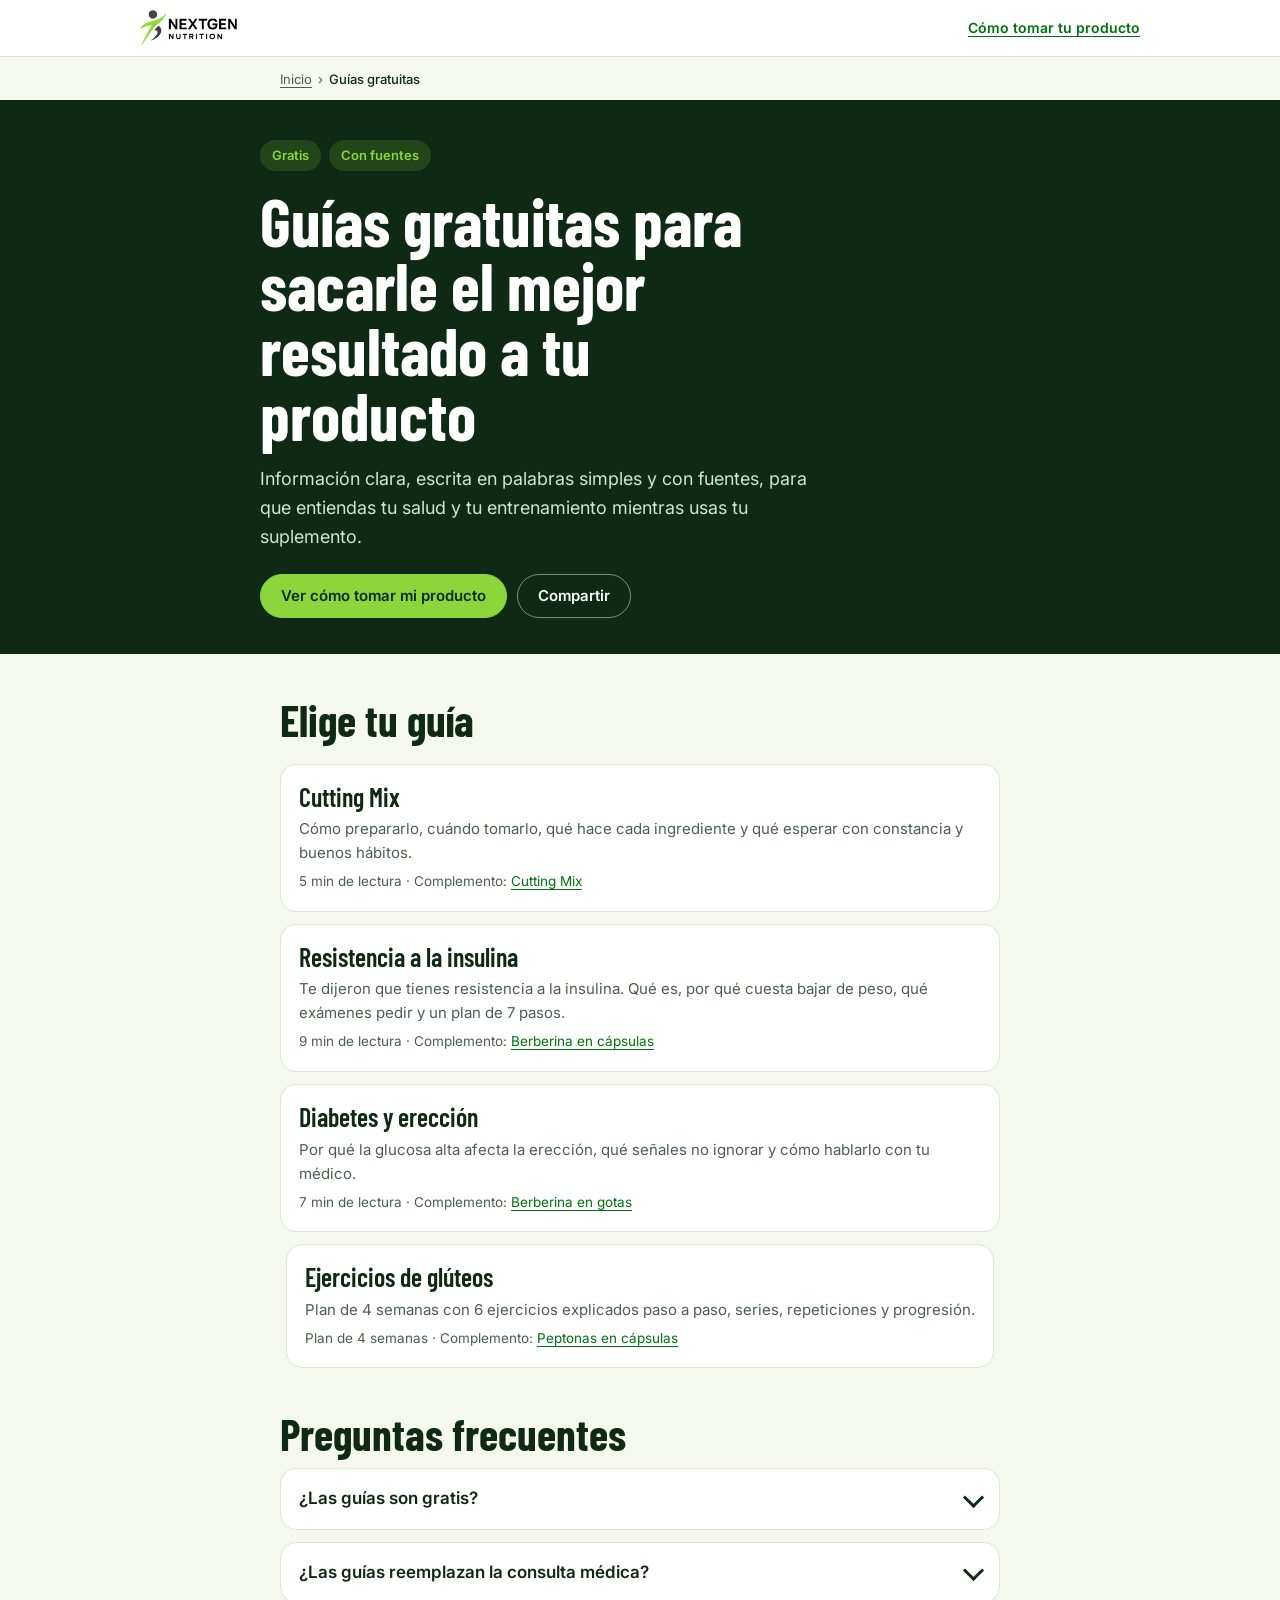
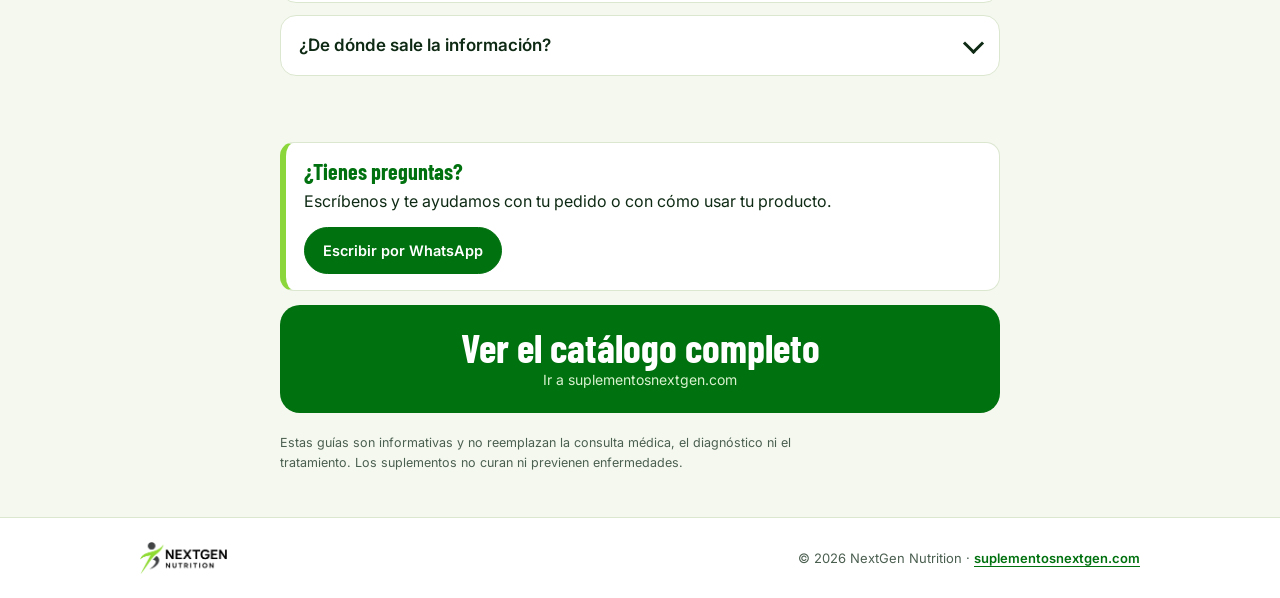
<file: guias/index.html>
<!doctype html>
<html lang="es-CO">
<head>
<meta charset="utf-8">
<meta name="viewport" content="width=device-width, initial-scale=1">
<title>Guías gratuitas de salud y entrenamiento | NextGen</title>
<meta name="description" content="Guías gratuitas de NextGen Nutrition: Cutting Mix, resistencia a la insulina, diabetes y erección, y ejercicios de glúteos. Informativas y con fuentes.">
<meta name="robots" content="index,follow,max-image-preview:large">
<meta name="theme-color" content="#0E2A14">
<link rel="canonical" href="https://como-tomar.suplementosnextgen.com/guias/">
<meta property="og:type" content="website">
<meta property="og:site_name" content="NextGen Nutrition">
<meta property="og:locale" content="es_CO">
<meta property="og:title" content="Guías gratuitas para sacarle el mejor resultado a tu producto">
<meta property="og:description" content="Resistencia a la insulina, diabetes y erección, y ejercicios de glúteos. Gratis y con fuentes.">
<meta property="og:url" content="https://como-tomar.suplementosnextgen.com/guias/">
<meta property="og:image" content="https://como-tomar.suplementosnextgen.com/nextgen-nutrition-como-tomar-og.png">
<meta property="og:image:width" content="1200">
<meta property="og:image:height" content="630">
<meta property="og:image:alt" content="Logo de NextGen Nutrition">
<meta name="twitter:card" content="summary_large_image">
<link rel="preconnect" href="https://fonts.googleapis.com">
<link rel="preconnect" href="https://fonts.gstatic.com" crossorigin>
<link href="https://fonts.googleapis.com/css2?family=Barlow+Condensed:wght@500;600;700&family=Inter:wght@400;500;600&display=swap" rel="stylesheet">
<link rel="stylesheet" href="/guias/guia.css">
<script async src="https://www.googletagmanager.com/gtag/js?id=G-GEWPQXDYVS"></script>
<script>
  window.dataLayer = window.dataLayer || [];
  function gtag(){ dataLayer.push(arguments); }
  gtag('js', new Date());
  gtag('config', 'G-GEWPQXDYVS');
</script>
<link rel="icon" href="/favicon.ico" sizes="any">
<link rel="icon" type="image/png" sizes="32x32" href="/favicon-32.png">
<link rel="apple-touch-icon" href="/apple-touch-icon.png">
<script type="application/ld+json">{"@context":"https://schema.org","@type":"CollectionPage","name":"Guías gratuitas de NextGen Nutrition","description":"Guías gratuitas de NextGen Nutrition: resistencia a la insulina, diabetes y erección, y ejercicios de glúteos. Informativas y con fuentes.","url":"https://como-tomar.suplementosnextgen.com/guias/","inLanguage":"es-CO","isPartOf":{"@type":"WebSite","name":"Cómo tomar tu producto | NextGen Nutrition","url":"https://como-tomar.suplementosnextgen.com/"},"publisher":{"@type":"OnlineStore","@id":"https://suplementosnextgen.com/#organization","name":"NextGen Nutrition","url":"https://suplementosnextgen.com/","logo":"https://como-tomar.suplementosnextgen.com/nextgen-nutrition-logo.png","areaServed":{"@type":"Country","name":"Colombia"},"contactPoint":{"@type":"ContactPoint","contactType":"customer service","telephone":"+573154115877","availableLanguage":"es","url":"https://wa.me/573154115877"}},"mainEntity":{"@type":"ItemList","itemListElement":[{"@type":"ListItem","position":1,"name":"Resistencia a la insulina","url":"https://como-tomar.suplementosnextgen.com/guias/resistencia-insulina/"},{"@type":"ListItem","position":2,"name":"Diabetes y erección","url":"https://como-tomar.suplementosnextgen.com/guias/diabetes-ereccion/"},{"@type":"ListItem","position":3,"name":"Ejercicios de glúteos","url":"https://como-tomar.suplementosnextgen.com/guias/ejercicios-gluteos/"}]}}</script>
<script type="application/ld+json">{"@context":"https://schema.org","@type":"FAQPage","inLanguage":"es-CO","mainEntity":[{"@type":"Question","name":"¿Las guías son gratis?","acceptedAnswer":{"@type":"Answer","text":"Sí. Son gratuitas y las puedes leer sin registrarte ni dejar tus datos."}},{"@type":"Question","name":"¿Las guías reemplazan la consulta médica?","acceptedAnswer":{"@type":"Answer","text":"No. Son informativas. Para diagnóstico, tratamiento o dudas sobre tu salud, consulta siempre con tu médico."}},{"@type":"Question","name":"¿De dónde sale la información?","acceptedAnswer":{"@type":"Answer","text":"Cada guía cita sus fuentes al final, entre ellas el NIDDK, revisiones científicas publicadas y guías de entrenamiento de fuerza."}}]}</script>
<script type="application/ld+json">{"@context":"https://schema.org","@type":"BreadcrumbList","itemListElement":[{"@type":"ListItem","position":1,"name":"Inicio","item":"https://como-tomar.suplementosnextgen.com/"},{"@type":"ListItem","position":2,"name":"Guías gratuitas","item":"https://como-tomar.suplementosnextgen.com/guias/"}]}</script>
</head>
<body>

<div class="topbar">
  <div class="topbar-in">
    <a class="logo" href="https://suplementosnextgen.com/" data-evento="ir_catalogo_guia" data-loc="barra_superior" aria-label="NextGen Nutrition, ir a la tienda"><img src="/nextgen-nutrition-logo.png" alt="NextGen Nutrition" width="97" height="36"></a>
    <a class="volver" href="/" data-evento="ir_como_tomar_guia" data-loc="barra_superior">Cómo tomar tu producto</a>
  </div>
</div>

<nav class="migas" aria-label="Ruta de navegación"><a href="/">Inicio</a><span aria-hidden="true">›</span><span aria-current="page">Guías gratuitas</span></nav>

<header class="hero">
  <div class="hero-in">
    <div class="tags"><span class="tag">Gratis</span><span class="tag">Con fuentes</span></div>
    <h1>Guías gratuitas para sacarle el mejor resultado a tu producto</h1>
    <p>Información clara, escrita en palabras simples y con fuentes, para que entiendas tu salud y tu entrenamiento mientras usas tu suplemento.</p>
    <div class="hero-acts">
      <a class="hbtn" href="/" data-evento="ir_como_tomar_guia" data-loc="hero_cta">Ver cómo tomar mi producto</a>
      <button class="hbtn ghost" type="button" data-compartir="hero">Compartir</button>
    </div>
  </div>
</header>

<article>
  <section class="parte">
    <h2>Elige tu guía</h2>
    <div class="tarjetas" style="grid-template-columns:1fr">
      <article class="tarjeta guia-card">
        <h3><a href="/guias/cutting-mix/" data-evento="ir_guia_indice" data-loc="tarjeta">Cutting Mix</a></h3>
        <span>Cómo prepararlo, cuándo tomarlo, qué hace cada ingrediente y qué esperar con constancia y buenos hábitos.</span>
        <span class="meta">5 min de lectura · Complemento: <a href="/#cutting-mix" data-evento="ir_producto_guia" data-loc="indice">Cutting Mix</a></span>
      </article>
      <article class="tarjeta guia-card">
        <h3><a href="/guias/resistencia-insulina/" data-evento="ir_guia_indice" data-loc="tarjeta">Resistencia a la insulina</a></h3>
        <span>Te dijeron que tienes resistencia a la insulina. Qué es, por qué cuesta bajar de peso, qué exámenes pedir y un plan de 7 pasos.</span>
        <span class="meta">9 min de lectura · Complemento: <a href="/#berberina-capsulas" data-evento="ir_producto_guia" data-loc="indice">Berberina en cápsulas</a></span>
      </article>
      <article class="tarjeta guia-card">
        <h3><a href="/guias/diabetes-ereccion/" data-evento="ir_guia_indice" data-loc="tarjeta">Diabetes y erección</a></h3>
        <span>Por qué la glucosa alta afecta la erección, qué señales no ignorar y cómo hablarlo con tu médico.</span>
        <span class="meta">7 min de lectura · Complemento: <a href="/#berberina-gotas" data-evento="ir_producto_guia" data-loc="indice">Berberina en gotas</a></span>
      </article>
      <article class="tarjeta guia-card">
        <h3><a href="/guias/ejercicios-gluteos/" data-evento="ir_guia_indice" data-loc="tarjeta">Ejercicios de glúteos</a></h3>
        <span>Plan de 4 semanas con 6 ejercicios explicados paso a paso, series, repeticiones y progresión.</span>
        <span class="meta">Plan de 4 semanas · Complemento: <a href="/#peptonas-capsulas" data-evento="ir_producto_guia" data-loc="indice">Peptonas en cápsulas</a></span>
      </article>
    </div>
  </section>

  <section class="parte" id="preguntas">
    <h2>Preguntas frecuentes</h2>
    <details>
      <summary>¿Las guías son gratis?</summary>
      <div class="detalle"><p>Sí. Son gratuitas y las puedes leer sin registrarte ni dejar tus datos.</p></div>
    </details>
    <details>
      <summary>¿Las guías reemplazan la consulta médica?</summary>
      <div class="detalle"><p>No. Son informativas. Para diagnóstico, tratamiento o dudas sobre tu salud, consulta siempre con tu médico.</p></div>
    </details>
    <details>
      <summary>¿De dónde sale la información?</summary>
      <div class="detalle"><p>Cada guía cita sus fuentes al final, entre ellas el NIDDK, revisiones científicas publicadas y guías de entrenamiento de fuerza.</p></div>
    </details>
  </section>
</article>

<div id="fin"></div>

<section class="cierre">
  <div class="callout">
    <b>¿Tienes preguntas?</b>
    <p>Escríbenos y te ayudamos con tu pedido o con cómo usar tu producto.</p>
    <div class="botones"><a class="btn lleno" id="wa" href="#" target="_blank" rel="noopener" data-evento="whatsapp_guia" data-loc="cierre">Escribir por WhatsApp</a></div>
  </div>
  <a class="cta-big" href="https://suplementosnextgen.com/" data-evento="ir_catalogo_guia" data-loc="boton_grande" style="margin-top:14px">
    <b>Ver el catálogo completo</b>
    <span>Ir a suplementosnextgen.com</span>
  </a>
  <p class="legal">Estas guías son informativas y no reemplazan la consulta médica, el diagnóstico ni el tratamiento. Los suplementos no curan ni previenen enfermedades.</p>
</section>

<footer class="site-foot">
  <div class="site-foot-in">
    <a class="logo" href="https://suplementosnextgen.com/" data-evento="ir_catalogo_guia" data-loc="footer" aria-label="NextGen Nutrition, ir a la tienda"><img src="/nextgen-nutrition-logo.png" alt="NextGen Nutrition" width="86" height="32" loading="lazy"></a>
    <p>© 2026 NextGen Nutrition · <a class="shop" href="https://suplementosnextgen.com/" data-evento="ir_catalogo_guia" data-loc="footer">suplementosnextgen.com</a></p>
  </div>
</footer>

<div class="fijo" id="fijo">
  <a class="f1" href="/" data-evento="ir_como_tomar_guia" data-loc="cta_fijo_movil">Cómo tomar mi producto</a>
  <a class="f2" id="waFijo" href="#" target="_blank" rel="noopener" data-evento="whatsapp_guia" data-loc="cta_fijo_movil" aria-label="Escribir por WhatsApp">WhatsApp</a>
</div>

<script>
(function(){
  var PAGINA = 'guias_indice';
  var WA = 'https://wa.me/573154115877?text=' + encodeURIComponent('Hola, vi las guías gratuitas y tengo una pregunta.');
  function track(n,p){ try{ if(window.gtag){ p=p||{}; p.pagina=PAGINA; gtag('event',n,p); } }catch(e){} }
  ['wa','waFijo'].forEach(function(id){ var a=document.getElementById(id); if(a) a.href=WA; });
  document.addEventListener('click', function(e){
    var a = e.target.closest && e.target.closest('a[data-evento]');
    if(a){ track(a.getAttribute('data-evento'), {ubicacion: a.getAttribute('data-loc') || 'otro'}); }
    var b = e.target.closest && e.target.closest('[data-compartir]');
    if(!b) return;
    var url = location.origin + location.pathname, texto = document.title;
    if(navigator.share){
      navigator.share({title: texto, url: url}).then(function(){ track('compartir_guia', {ubicacion: b.getAttribute('data-compartir'), metodo: 'nativo'}); }).catch(function(){});
    } else {
      window.open('https://wa.me/?text=' + encodeURIComponent(texto + ' ' + url), '_blank', 'noopener');
      track('compartir_guia', {ubicacion: b.getAttribute('data-compartir'), metodo: 'whatsapp'});
    }
  });
  var fijo = document.getElementById('fijo'), cierre = document.querySelector('.cierre');
  if(fijo && cierre && 'IntersectionObserver' in window){
    new IntersectionObserver(function(en){ en.forEach(function(x){ fijo.classList.toggle('oculto', x.isIntersecting); }); }, {threshold: 0.15}).observe(cierre);
  }
})();
</script>
</body>
</html>
</file>
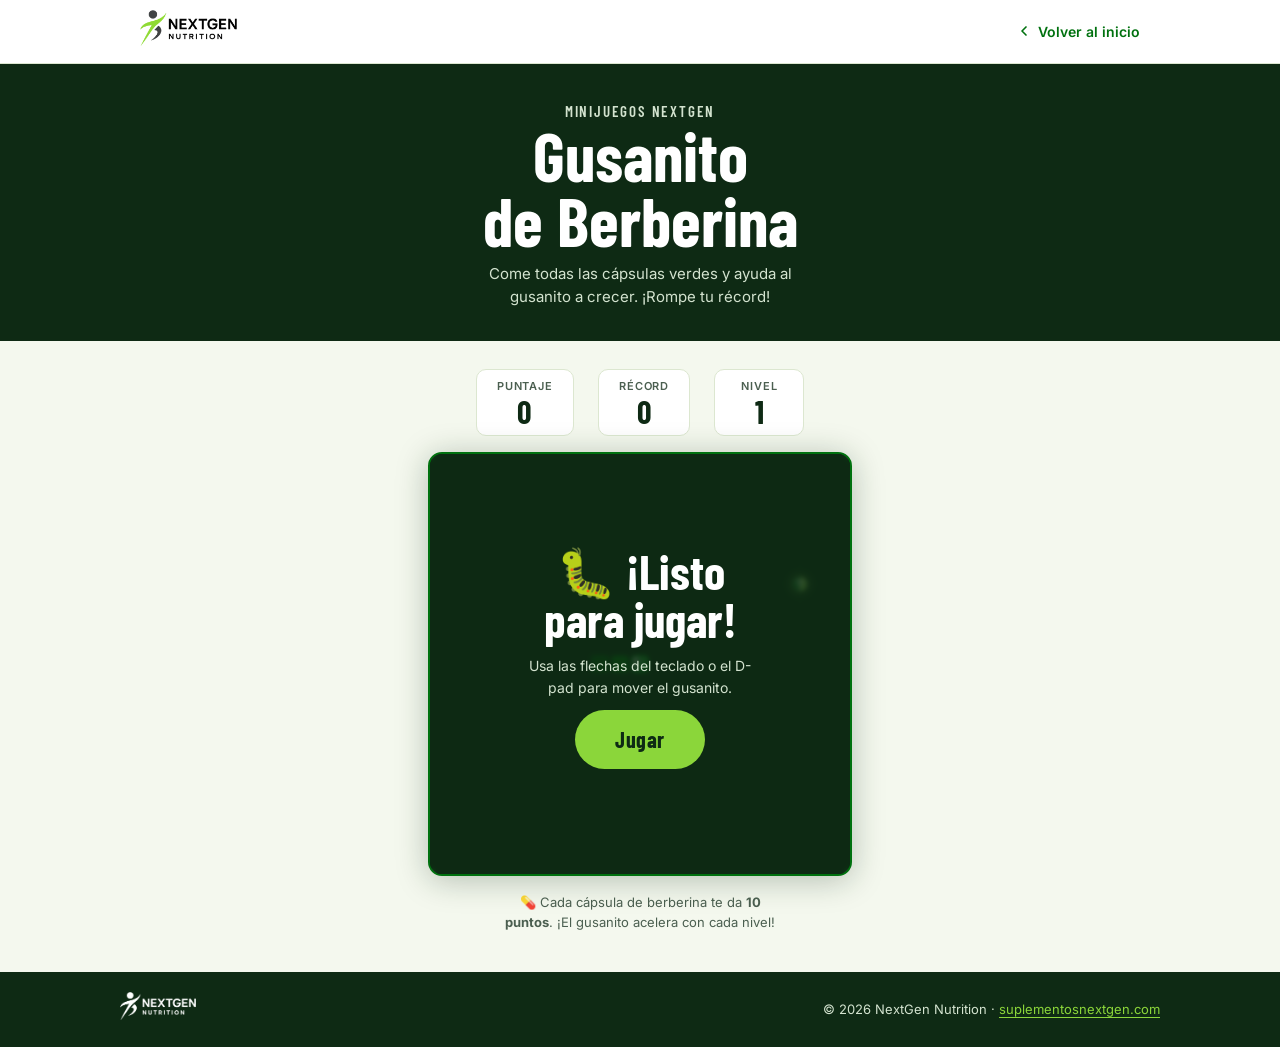
<file: juegos/index.html>
<!doctype html>
<html lang="es-CO">
<head>
<meta charset="utf-8">
<meta name="viewport" content="width=device-width, initial-scale=1">
<title>Minijuegos NextGen · Come cápsulas de berberina</title>
<meta name="description" content="Juega el gusanito de berberina NextGen. ¡Come todas las cápsulas verdes y rompe tu récord!">
<meta name="theme-color" content="#0E2A14">
<meta name="robots" content="index,follow">
<link rel="canonical" href="https://como-tomar.suplementosnextgen.com/juegos/">
<meta property="og:type" content="website">
<meta property="og:site_name" content="NextGen Nutrition">
<meta property="og:locale" content="es_CO">
<meta property="og:title" content="Gusanito de Berberina · NextGen">
<meta property="og:description" content="¡Come todas las cápsulas verdes de berberina y rompe tu récord!">
<meta property="og:url" content="https://como-tomar.suplementosnextgen.com/juegos/">
<meta property="og:image" content="https://como-tomar.suplementosnextgen.com/nextgen-nutrition-como-tomar-og.png">
<meta name="twitter:card" content="summary_large_image">
<link rel="preconnect" href="https://fonts.googleapis.com">
<link rel="preconnect" href="https://fonts.gstatic.com" crossorigin>
<link href="https://fonts.googleapis.com/css2?family=Barlow+Condensed:wght@500;600;700&family=Inter:wght@400;500;600&display=swap" rel="stylesheet">
<link rel="icon" href="/favicon.ico" sizes="any">
<link rel="icon" type="image/png" sizes="32x32" href="/favicon-32.png">
<link rel="apple-touch-icon" href="/apple-touch-icon.png">
<!-- Google Analytics -->
<script async src="https://www.googletagmanager.com/gtag/js?id=G-GEWPQXDYVS"></script>
<script>window.dataLayer=window.dataLayer||[];function gtag(){dataLayer.push(arguments);}gtag('js',new Date());gtag('config','G-GEWPQXDYVS');</script>
<style>
:root{
  --green:#009B17;
  --green-deep:#00710F;
  --lime:#8BD63A;
  --ink:#0E2A14;
  --paper:#F4F8EE;
  --card:#FFFFFF;
  --line:#DCE7D0;
  --muted:#4B5F50;
  --display:'Barlow Condensed','Arial Narrow',sans-serif;
  --body:'Inter',system-ui,-apple-system,'Segoe UI',Arial,sans-serif;
}
*{box-sizing:border-box;margin:0;padding:0}
html{scroll-behavior:smooth}
body{font-family:var(--body);background:var(--paper);color:var(--ink);line-height:1.55;-webkit-font-smoothing:antialiased;min-height:100dvh;display:flex;flex-direction:column}
a{color:inherit}
button{font:inherit;color:inherit;background:none;border:0;cursor:pointer}
:focus-visible{outline:3px solid var(--lime);outline-offset:2px}

/* Topbar */
.topbar{background:#fff;border-bottom:1px solid var(--line)}
.topbar-in{max-width:1040px;margin:0 auto;padding:10px 20px;display:flex;align-items:center;justify-content:space-between;gap:16px}
.logo img{height:36px;width:auto}
.topbar .back{font-size:14px;font-weight:600;color:var(--green-deep);text-decoration:none;display:flex;align-items:center;gap:6px}
.topbar .back svg{width:16px;height:16px;stroke:currentColor;stroke-width:2.5;fill:none;stroke-linecap:round;stroke-linejoin:round}

/* Hero */
.hero{background:var(--ink);color:#fff;padding:36px 20px 32px;text-align:center}
.hero-in{max-width:640px;margin:0 auto}
.label{font-family:var(--display);font-weight:600;font-size:13px;letter-spacing:.12em;text-transform:uppercase;color:var(--lime);margin-bottom:8px}
.hero h1{font-family:var(--display);font-weight:700;font-size:clamp(36px,9vw,68px);line-height:.95;margin-bottom:10px}
.hero p{color:#D3E3CF;font-size:15px;max-width:38ch;margin:0 auto}

/* Game area */
.game-wrap{flex:1;display:flex;flex-direction:column;align-items:center;padding:28px 16px 40px;gap:16px}

.scoreboard{display:flex;gap:24px;align-items:center;justify-content:center;flex-wrap:wrap}
.score-box{background:var(--card);border:1.5px solid var(--line);border-radius:10px;padding:8px 20px;text-align:center;min-width:90px}
.score-box .label-s{font-size:11px;font-weight:600;letter-spacing:.08em;text-transform:uppercase;color:var(--muted)}
.score-box .num{font-family:var(--display);font-size:32px;font-weight:700;color:var(--ink);line-height:1}

/* Canvas container */
.canvas-box{position:relative;background:var(--ink);border-radius:14px;overflow:hidden;box-shadow:0 4px 32px rgba(14,42,20,.28);border:2px solid var(--green-deep)}
canvas{display:block;image-rendering:pixelated}

/* Overlay (start / game over) */
.overlay{position:absolute;inset:0;display:flex;flex-direction:column;align-items:center;justify-content:center;gap:12px;background:rgba(14,42,20,.82);backdrop-filter:blur(2px)}
.overlay.hidden{display:none}
.overlay h2{font-family:var(--display);font-size:clamp(28px,7vw,48px);font-weight:700;color:#fff;text-align:center;line-height:1}
.overlay p{color:#D3E3CF;font-size:14px;text-align:center;max-width:26ch}
.btn-play{background:var(--lime);color:var(--ink);font-family:var(--display);font-weight:700;font-size:22px;letter-spacing:.03em;border-radius:50px;padding:12px 40px;border:0;cursor:pointer;transition:background .15s,transform .1s}
.btn-play:hover{background:#a3f046}
.btn-play:active{transform:scale(.97)}
.hi-score-msg{color:var(--lime);font-size:13px;font-weight:600}

/* Mobile D-pad */
.dpad{display:none;grid-template-columns:repeat(3,52px);grid-template-rows:repeat(3,52px);gap:4px;justify-content:center}
.dpad button{background:var(--card);border:1.5px solid var(--line);border-radius:10px;display:flex;align-items:center;justify-content:center;font-size:22px;touch-action:manipulation;-webkit-tap-highlight-color:transparent;user-select:none}
.dpad button:active{background:var(--line)}
.dpad .d-up{grid-column:2}
.dpad .d-left{grid-column:1;grid-row:2}
.dpad .d-center{grid-column:2;grid-row:2;font-size:13px;font-weight:700;color:var(--muted)}
.dpad .d-right{grid-column:3;grid-row:2}
.dpad .d-down{grid-column:2;grid-row:3}

@media(max-width:600px){
  .dpad{display:grid}
}

/* Tip */
.tip{font-size:13px;color:var(--muted);text-align:center;max-width:34ch}

/* Footer */
.site-foot{background:var(--ink);color:#D3E3CF;padding:20px;margin-top:auto}
.site-foot-in{max-width:1040px;margin:0 auto;display:flex;align-items:center;justify-content:space-between;gap:12px;flex-wrap:wrap}
.site-foot a{color:var(--lime);text-decoration:underline;text-underline-offset:3px}
.site-foot p{font-size:13px}
.logo-f img{height:28px;width:auto;filter:brightness(0) invert(1)}
</style>
</head>
<body>

<!-- Topbar -->
<header class="topbar" role="banner">
  <div class="topbar-in">
    <a class="logo" href="/" aria-label="NextGen Nutrition, inicio">
      <img src="/nextgen-nutrition-logo.png" alt="NextGen Nutrition" width="86" height="32" loading="eager">
    </a>
    <a class="back" href="/">
      <svg viewBox="0 0 24 24" aria-hidden="true"><polyline points="15 18 9 12 15 6"/></svg>
      Volver al inicio
    </a>
  </div>
</header>

<!-- Hero -->
<section class="hero" aria-labelledby="game-title">
  <div class="hero-in">
    <p class="label">Minijuegos NextGen</p>
    <h1 id="game-title">Gusanito<br>de Berberina</h1>
    <p>Come todas las cápsulas verdes y ayuda al gusanito a crecer. ¡Rompe tu récord!</p>
  </div>
</section>

<!-- Game -->
<main class="game-wrap">

  <!-- Scoreboard -->
  <div class="scoreboard" aria-live="polite" aria-atomic="true">
    <div class="score-box">
      <div class="label-s">Puntaje</div>
      <div class="num" id="scoreDisplay">0</div>
    </div>
    <div class="score-box">
      <div class="label-s">Récord</div>
      <div class="num" id="hiDisplay">0</div>
    </div>
    <div class="score-box">
      <div class="label-s">Nivel</div>
      <div class="num" id="levelDisplay">1</div>
    </div>
  </div>

  <!-- Canvas -->
  <div class="canvas-box" id="canvasBox">
    <canvas id="gameCanvas"></canvas>

    <!-- Start overlay -->
    <div class="overlay" id="overlay">
      <h2 id="overlayTitle">🐛 ¡Listo<br>para jugar!</h2>
      <p id="overlayMsg">Usa las flechas del teclado o el D-pad para mover el gusanito.</p>
      <button class="btn-play" id="btnPlay">Jugar</button>
      <p class="hi-score-msg" id="hiScoreMsg"></p>
    </div>
  </div>

  <!-- D-pad (mobile) -->
  <div class="dpad" role="group" aria-label="Control de dirección">
    <button class="d-up" aria-label="Arriba" id="dUp">▲</button>
    <button class="d-left" aria-label="Izquierda" id="dLeft">◀</button>
    <div class="d-center">D-PAD</div>
    <button class="d-right" aria-label="Derecha" id="dRight">▶</button>
    <button class="d-down" aria-label="Abajo" id="dDown">▼</button>
  </div>

  <p class="tip">💊 Cada cápsula de berberina te da <strong>10 puntos</strong>. ¡El gusanito acelera con cada nivel!</p>

</main>

<!-- Footer -->
<footer class="site-foot">
  <div class="site-foot-in">
    <a class="logo-f" href="https://suplementosnextgen.com/" aria-label="NextGen Nutrition">
      <img src="/nextgen-nutrition-logo.png" alt="NextGen Nutrition" width="86" height="32" loading="lazy">
    </a>
    <p>© 2026 NextGen Nutrition · <a href="https://suplementosnextgen.com/">suplementosnextgen.com</a></p>
  </div>
</footer>

<script>
/* ===== CONFIG ===== */
const CELL = 20;        // px por celda
const COLS = 20;        // columnas
const ROWS = 20;        // filas
const BASE_SPEED = 150; // ms entre ticks (nivel 1)
const SPEED_STEP = 8;   // ms que se resta por nivel
const POINTS_PER_FOOD = 10;
const LEVEL_UP_EVERY = 5; // cápsulas para subir de nivel

/* ===== STATE ===== */
let snake, dir, nextDir, food, score, hiScore, level, eating, loop, running, paused;

const canvas = document.getElementById('gameCanvas');
const ctx = canvas.getContext('2d');
const overlay = document.getElementById('overlay');
const overlayTitle = document.getElementById('overlayTitle');
const overlayMsg = document.getElementById('overlayMsg');
const btnPlay = document.getElementById('btnPlay');
const scoreDisplay = document.getElementById('scoreDisplay');
const hiDisplay = document.getElementById('hiDisplay');
const levelDisplay = document.getElementById('levelDisplay');
const hiScoreMsg = document.getElementById('hiScoreMsg');

/* ===== CANVAS SIZE ===== */
function setCanvasSize(){
  const vw = window.innerWidth || document.documentElement.clientWidth || 360;
  const max = Math.min(Math.max(vw - 32, 280), 420);
  const size = Math.floor(max / CELL) * CELL;
  canvas.width = size;
  canvas.height = size;
  canvas.style.width = size + 'px';
  canvas.style.height = size + 'px';
}
setCanvasSize();

function cols(){ return Math.floor(canvas.width / CELL); }
function rows(){ return Math.floor(canvas.height / CELL); }

/* ===== HI SCORE ===== */
function loadHi(){
  try{ return parseInt(localStorage.getItem('ng_snake_hi')||'0',10)||0; }catch(e){ return 0; }
}
function saveHi(v){
  try{ localStorage.setItem('ng_snake_hi', v); }catch(e){}
}

/* ===== INIT ===== */
function init(){
  const c = cols(), r = rows();
  const mx = Math.floor(c/2), my = Math.floor(r/2);
  snake = [{x:mx,y:my},{x:mx-1,y:my},{x:mx-2,y:my}];
  dir = {x:1,y:0};
  nextDir = {x:1,y:0};
  score = 0;
  level = 1;
  eating = 0;
  running = false;
  paused = false;
  hiScore = loadHi();
  updateUI();
  spawnFood();
  draw();
}

/* ===== FOOD ===== */
function spawnFood(){
  const c = cols(), r = rows();
  let pos;
  do {
    pos = {x: Math.floor(Math.random()*c), y: Math.floor(Math.random()*r)};
  } while(snake.some(s=>s.x===pos.x&&s.y===pos.y));
  food = pos;
}

/* ===== GAME LOOP ===== */
function start(){
  if(running) return;
  running = true;
  overlay.classList.add('hidden');
  tick();
}

function tick(){
  if(!running) return;
  loop = setTimeout(tick, Math.max(60, BASE_SPEED - (level-1)*SPEED_STEP));
  update();
  draw();
}

function update(){
  dir = nextDir;
  const head = {x: snake[0].x + dir.x, y: snake[0].y + dir.y};
  const c = cols(), r = rows();

  // Wall collision
  if(head.x<0||head.x>=c||head.y<0||head.y>=r){
    gameOver(); return;
  }
  // Self collision
  if(snake.some(s=>s.x===head.x&&s.y===head.y)){
    gameOver(); return;
  }

  snake.unshift(head);

  if(head.x===food.x && head.y===food.y){
    score += POINTS_PER_FOOD;
    eating++;
    if(eating % LEVEL_UP_EVERY === 0) level++;
    if(score > hiScore){ hiScore = score; saveHi(hiScore); }
    updateUI();
    spawnFood();
  } else {
    snake.pop();
  }
}

function gameOver(){
  running = false;
  clearTimeout(loop);
  overlayTitle.textContent = '💀 Game Over';
  overlayMsg.textContent = `Comiste ${eating} cápsula${eating!==1?'s':''} de berberina.`;
  btnPlay.textContent = 'Volver a jugar';
  hiScoreMsg.textContent = score >= hiScore && score > 0 ? '🏆 ¡Nuevo récord!' : `Récord: ${hiScore} pts`;
  overlay.classList.remove('hidden');
}

/* ===== UI ===== */
function updateUI(){
  scoreDisplay.textContent = score;
  hiDisplay.textContent = hiScore;
  levelDisplay.textContent = level;
}

/* ===== DRAW ===== */
function draw(){
  if(!food || !snake || !dir) return;
  const w = canvas.width, h = canvas.height;
  const c = cols(), r = rows();

  // Background grid
  ctx.fillStyle = '#0E2A14';
  ctx.fillRect(0,0,w,h);

  // Subtle grid dots
  ctx.fillStyle = 'rgba(139,214,58,.07)';
  for(let x=0;x<c;x++) for(let y=0;y<r;y++){
    ctx.fillRect(x*CELL + CELL/2 - 1, y*CELL + CELL/2 - 1, 2, 2);
  }

  // Food — capsule shape
  drawCapsule(food.x, food.y);

  // Snake
  snake.forEach((seg, i) => drawSnakeSeg(seg, i));
}

function drawCapsule(gx, gy){
  const x = gx*CELL, y = gy*CELL, s = CELL;
  const t = Date.now() / 400;
  const pulse = 0.5 + 0.5*Math.sin(t);

  // Glow
  const grad = ctx.createRadialGradient(x+s/2,y+s/2,2,x+s/2,y+s/2,s*0.8);
  grad.addColorStop(0, `rgba(139,214,58,${0.3+0.2*pulse})`);
  grad.addColorStop(1, 'rgba(139,214,58,0)');
  ctx.fillStyle = grad;
  ctx.fillRect(x-s*0.4, y-s*0.4, s*1.8, s*1.8);

  // Capsule body
  const pad = 3;
  const cx = x+pad, cy = y+pad, cw = s-pad*2, ch = s-pad*2;
  const r = ch/2;

  ctx.save();
  ctx.beginPath();
  ctx.roundRect(cx, cy, cw, ch, r);
  ctx.clip();

  // Left half (dark green)
  ctx.fillStyle = '#00710F';
  ctx.fillRect(cx, cy, cw/2, ch);
  // Right half (lime)
  ctx.fillStyle = '#8BD63A';
  ctx.fillRect(cx+cw/2, cy, cw/2, ch);

  // Shine
  ctx.fillStyle = 'rgba(255,255,255,0.22)';
  ctx.fillRect(cx+2, cy+2, cw-4, ch*0.35);

  ctx.restore();

  // Border
  ctx.beginPath();
  ctx.roundRect(cx, cy, cw, ch, r);
  ctx.strokeStyle = 'rgba(255,255,255,0.4)';
  ctx.lineWidth = 1;
  ctx.stroke();

  // "B" label
  ctx.fillStyle = '#fff';
  ctx.font = `bold ${Math.floor(s*0.4)}px var(--display,'Arial Narrow',sans-serif`;
  ctx.textAlign = 'center';
  ctx.textBaseline = 'middle';
  ctx.fillText('B', x+s/2, y+s/2+1);
}

function drawSnakeSeg(seg, i){
  const x = seg.x*CELL+1, y = seg.y*CELL+1, s = CELL-2;
  const isHead = i===0;
  const r = isHead ? 5 : 3;

  // Color gradient from head to tail
  const t = i / Math.max(snake.length-1,1);
  const g = Math.floor(155 - t*80);
  const color = isHead ? '#009B17' : `rgb(0,${g+20},10)`;

  ctx.fillStyle = color;
  ctx.beginPath();
  ctx.roundRect(x, y, s, s, r);
  ctx.fill();

  // Head shine
  if(isHead){
    ctx.fillStyle = 'rgba(255,255,255,0.18)';
    ctx.beginPath();
    ctx.roundRect(x+2, y+2, s-4, s*0.4, 2);
    ctx.fill();

    // Eyes
    const eyeSize = 3;
    const eyeColor = '#fff';
    const eyeOff = dir.y === 0 ? {a:{x:s*.28,y:s*.28},b:{x:s*.28,y:s*.65}} : {a:{x:s*.28,y:s*.28},b:{x:s*.65,y:s*.28}};

    ctx.fillStyle = eyeColor;
    ctx.beginPath();
    ctx.arc(x + eyeOff.a.x, y + eyeOff.a.y, eyeSize, 0, Math.PI*2);
    ctx.fill();
    ctx.beginPath();
    ctx.arc(x + eyeOff.b.x, y + eyeOff.b.y, eyeSize, 0, Math.PI*2);
    ctx.fill();

    // Pupils
    const px = dir.x*.5, py = dir.y*.5;
    ctx.fillStyle = '#0E2A14';
    ctx.beginPath();
    ctx.arc(x + eyeOff.a.x + px, y + eyeOff.a.y + py, 1.5, 0, Math.PI*2);
    ctx.fill();
    ctx.beginPath();
    ctx.arc(x + eyeOff.b.x + px, y + eyeOff.b.y + py, 1.5, 0, Math.PI*2);
    ctx.fill();
  }

  // Segment divider line
  if(!isHead && i < snake.length-1){
    ctx.strokeStyle = '#0E2A14';
    ctx.lineWidth = 1;
    ctx.beginPath();
    ctx.roundRect(x, y, s, s, r);
    ctx.stroke();
  }
}

/* ===== CONTROLS ===== */
document.addEventListener('keydown', e => {
  switch(e.key){
    case 'ArrowUp':    case 'w': case 'W': setDir(0,-1); e.preventDefault(); break;
    case 'ArrowDown':  case 's': case 'S': setDir(0, 1); e.preventDefault(); break;
    case 'ArrowLeft':  case 'a': case 'A': setDir(-1,0); e.preventDefault(); break;
    case 'ArrowRight': case 'd': case 'D': setDir( 1,0); e.preventDefault(); break;
    case ' ': case 'Enter':
      if(!running){ startOrRestart(); } e.preventDefault(); break;
  }
});

function setDir(x,y){
  if(!running){ startOrRestart(); }
  if(dir && dir.x === -x && dir.y === -y) return; // no reverse
  nextDir = {x,y};
}

function startOrRestart(){
  if(running) return;
  init();
  start();
}

document.getElementById('dUp').addEventListener('click',    ()=>setDir(0,-1));
document.getElementById('dDown').addEventListener('click',  ()=>setDir(0, 1));
document.getElementById('dLeft').addEventListener('click',  ()=>setDir(-1,0));
document.getElementById('dRight').addEventListener('click', ()=>setDir( 1,0));

btnPlay.addEventListener('click', startOrRestart);

/* ===== SWIPE SUPPORT ===== */
let touchStartX = 0, touchStartY = 0;
canvas.addEventListener('touchstart', e=>{
  touchStartX = e.touches[0].clientX;
  touchStartY = e.touches[0].clientY;
  e.preventDefault();
}, {passive:false});
canvas.addEventListener('touchend', e=>{
  const dx = e.changedTouches[0].clientX - touchStartX;
  const dy = e.changedTouches[0].clientY - touchStartY;
  if(Math.abs(dx) > Math.abs(dy)){
    setDir(dx>0?1:-1, 0);
  } else {
    setDir(0, dy>0?1:-1);
  }
  e.preventDefault();
}, {passive:false});

/* ===== RESIZE ===== */
window.addEventListener('resize', ()=>{
  setCanvasSize();
  if(!running) draw();
});

/* ===== ANIMATION LOOP for food pulse ===== */
function animFrame(){
  if(!running) draw(); // redraw idle for capsule animation
  requestAnimationFrame(animFrame);
}
animFrame();

/* ===== BOOT ===== */
hiScore = loadHi();
if(hiScore > 0) hiScoreMsg.textContent = `Tu récord: ${hiScore} pts`;
init();
overlay.classList.remove('hidden');
</script>
</body>
</html>
</file>
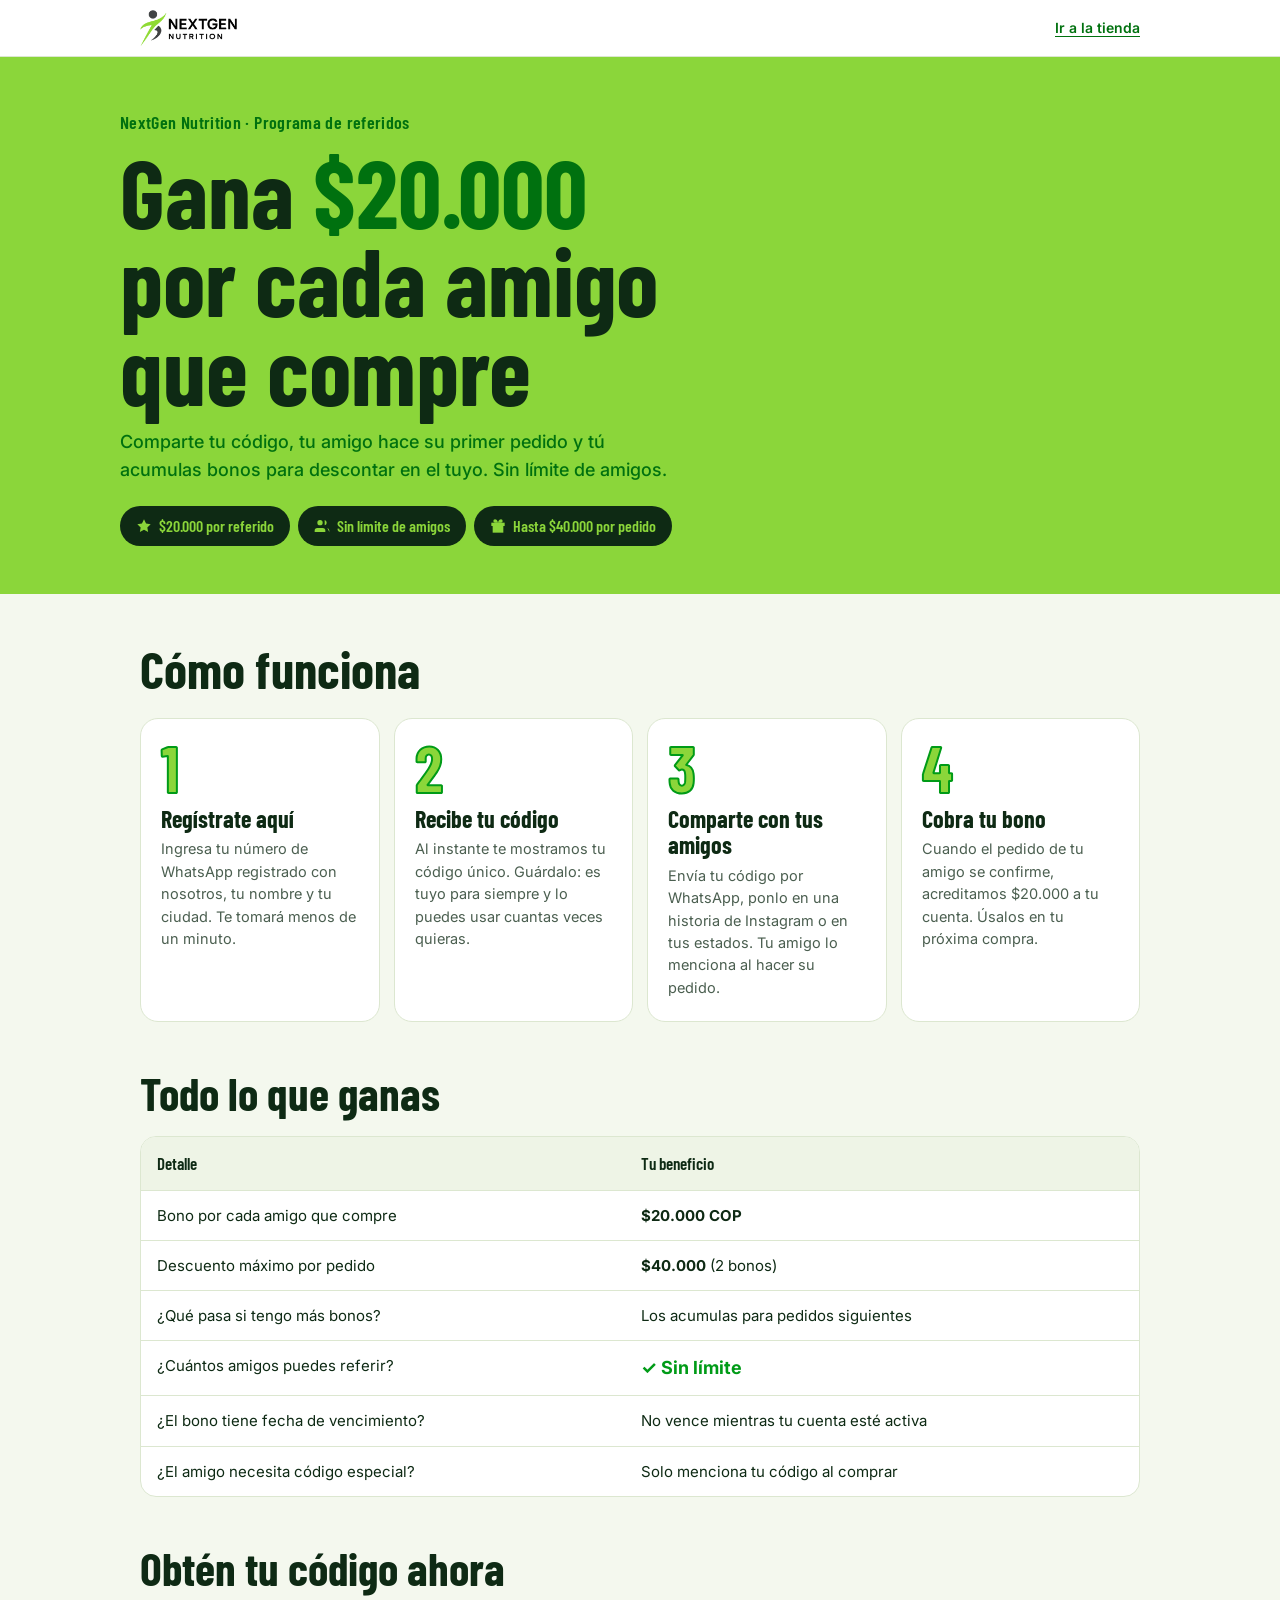
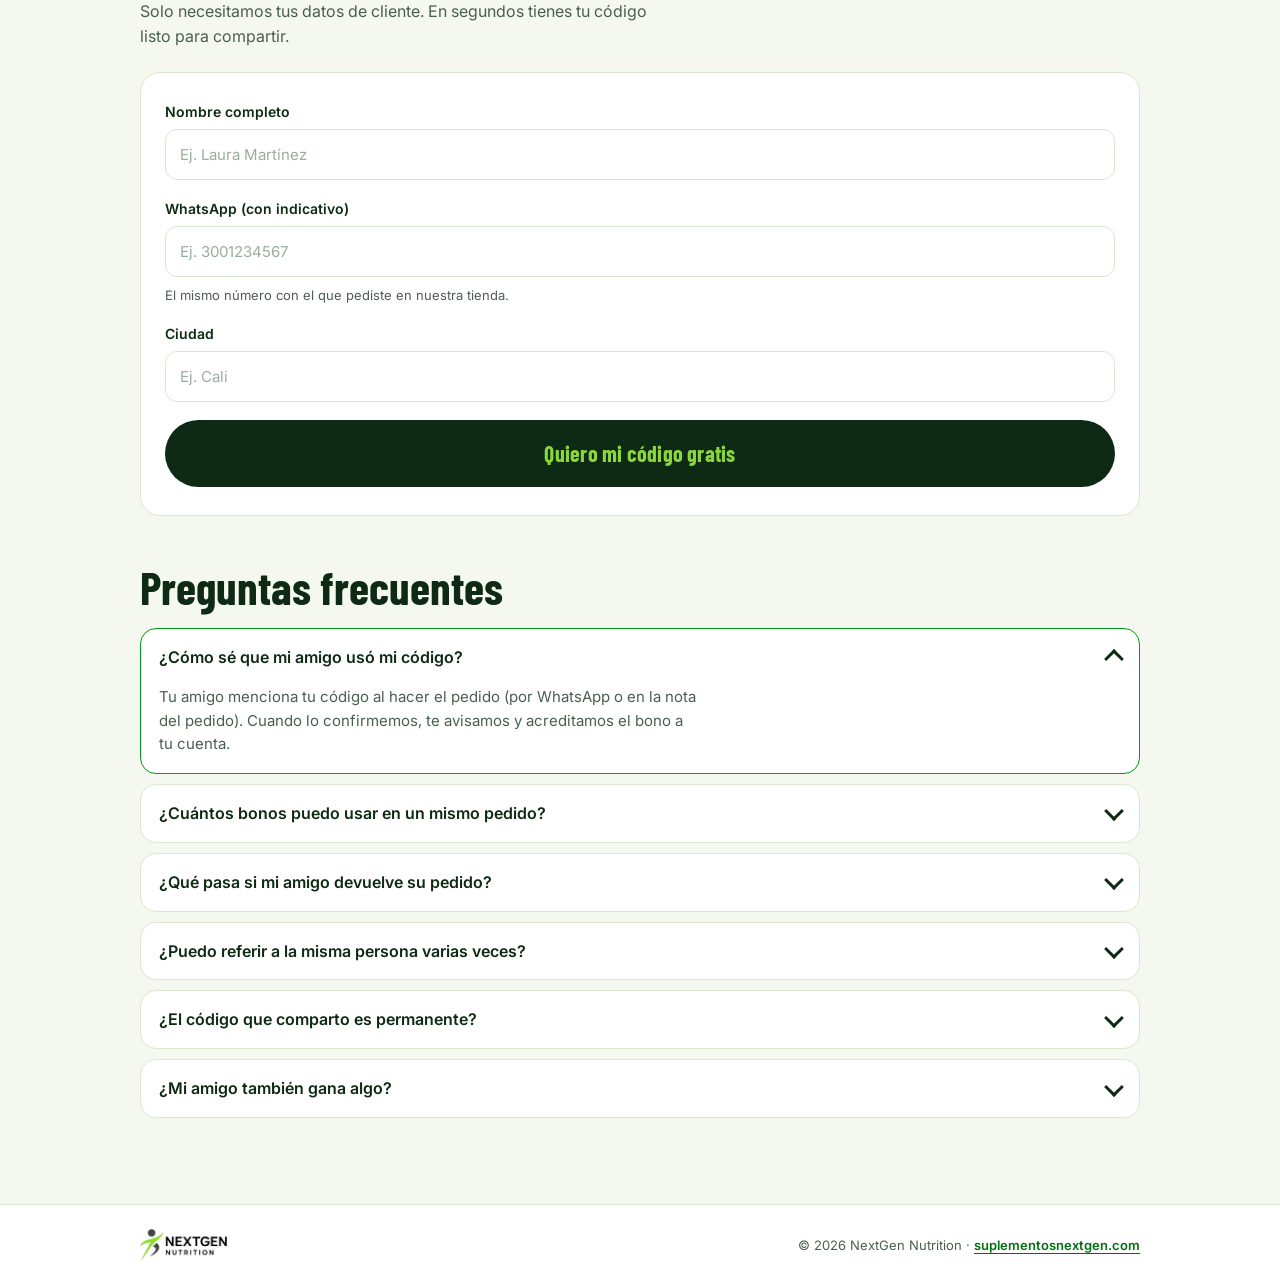
<file: referidos/index.html>
<!doctype html>
<html lang="es-CO">
<head>
<meta charset="utf-8">
<meta name="viewport" content="width=device-width, initial-scale=1">
<title>Programa de referidos | NextGen Nutrition</title>
<meta name="description" content="Invita a un amigo a comprar en NextGen Nutrition y recibe un bono de $20.000 para tu próximo pedido. Regístrate y obtén tu código único.">
<meta name="theme-color" content="#8BD63A">
<meta name="robots" content="index,follow">
<link rel="canonical" href="https://como-tomar.suplementosnextgen.com/referidos/">
<meta property="og:type" content="website">
<meta property="og:site_name" content="NextGen Nutrition">
<meta property="og:locale" content="es_CO">
<meta property="og:title" content="Programa de referidos NextGen — Gana $20.000 por cada amigo">
<meta property="og:description" content="Invita a tus amigos, ellos compran y tú acumulas bonos de $20.000 por cada uno. Regístrate y obtén tu código único.">
<meta property="og:url" content="https://como-tomar.suplementosnextgen.com/referidos/">
<meta property="og:image" content="https://como-tomar.suplementosnextgen.com/nextgen-nutrition-como-tomar-og.png">
<meta name="twitter:card" content="summary_large_image">
<link rel="preconnect" href="https://fonts.googleapis.com">
<link rel="preconnect" href="https://fonts.gstatic.com" crossorigin>
<link href="https://fonts.googleapis.com/css2?family=Barlow+Condensed:wght@500;600;700&family=Inter:wght@400;500;600&display=swap" rel="stylesheet">
<link rel="icon" href="/favicon.ico" sizes="any">
<link rel="icon" type="image/png" sizes="32x32" href="/favicon-32.png">
<link rel="apple-touch-icon" href="/apple-touch-icon.png">
<!-- Google Analytics -->
<script async src="https://www.googletagmanager.com/gtag/js?id=G-GEWPQXDYVS"></script>
<script>window.dataLayer=window.dataLayer||[];function gtag(){dataLayer.push(arguments);}gtag('js',new Date());gtag('config','G-GEWPQXDYVS');</script>
<style>
:root{
  --green:#009B17;
  --green-deep:#00710F;
  --lime:#8BD63A;
  --ink:#0E2A14;
  --paper:#F4F8EE;
  --card:#FFFFFF;
  --line:#DCE7D0;
  --muted:#4B5F50;
  --display:'Barlow Condensed','Arial Narrow',sans-serif;
  --body:'Inter',system-ui,-apple-system,'Segoe UI',Arial,sans-serif;
}
*{box-sizing:border-box;margin:0;padding:0}
html{scroll-behavior:smooth;scroll-padding-top:16px}
body{font-family:var(--body);background:var(--paper);color:var(--ink);line-height:1.55;-webkit-font-smoothing:antialiased}
img{display:block;max-width:100%}
a{color:inherit}
:focus-visible{outline:3px solid var(--lime);outline-offset:2px}

/* Barra superior */
.topbar{background:#fff;border-bottom:1px solid var(--line)}
.topbar-in{max-width:1040px;margin:0 auto;padding:10px 20px;display:flex;align-items:center;justify-content:space-between;gap:16px}
.logo img{height:36px;width:auto}
.topbar .shop{font-size:14px;font-weight:600;color:var(--green-deep);text-decoration:underline;text-underline-offset:3px}

/* Hero */
.hero{background:var(--lime);padding:52px 20px 48px}
.hero-in{max-width:1040px;margin:0 auto}
.brand{font-family:var(--display);font-weight:600;font-size:18px;letter-spacing:.02em;color:var(--green-deep)}
.hero h1{font-family:var(--display);font-weight:700;font-size:clamp(52px,12vw,96px);line-height:.92;margin-top:10px;color:var(--ink);max-width:13ch}
.hero h1 em{color:var(--green-deep);font-style:normal}
.hero-sub{margin-top:16px;font-size:18px;color:var(--green-deep);max-width:46ch;font-weight:500}
.hero-chips{display:flex;flex-wrap:wrap;gap:8px;margin-top:22px}
.chip{display:inline-flex;align-items:center;gap:7px;background:var(--ink);color:var(--lime);padding:8px 16px;border-radius:999px;font-family:var(--display);font-weight:600;font-size:16px}
.chip svg{width:16px;height:16px;flex:none;fill:currentColor}

/* Main */
main{max-width:1040px;margin:0 auto;padding:48px 20px 12px}

/* Cómo funciona */
.steps-h{font-family:var(--display);font-weight:700;font-size:clamp(34px,7vw,52px);line-height:1;margin-bottom:24px}
.steps-grid{display:grid;grid-template-columns:1fr;gap:14px}
@media(min-width:640px){.steps-grid{grid-template-columns:1fr 1fr}}
@media(min-width:1000px){.steps-grid{grid-template-columns:repeat(4,1fr)}}
.step{background:var(--card);border:1.5px solid var(--line);border-radius:18px;padding:22px 20px}
.step-n{font-family:var(--display);font-weight:700;font-size:64px;line-height:.85;color:var(--lime);-webkit-text-stroke:2px var(--green)}
.step h3{font-family:var(--display);font-weight:700;font-size:24px;line-height:1.1;margin-top:10px}
.step p{font-size:14.5px;color:var(--muted);margin-top:6px}

/* Tabla de beneficios */
.benefits{margin-top:48px}
.benefits h2{font-family:var(--display);font-weight:700;font-size:clamp(30px,6vw,46px);line-height:1;margin-bottom:20px}
.tabla-wrap{overflow-x:auto;border:1.5px solid var(--line);border-radius:16px;background:#fff}
table{width:100%;border-collapse:collapse;font-size:15px}
th,td{text-align:left;padding:13px 16px;border-bottom:1px solid var(--line);vertical-align:top}
th{font-family:var(--display);font-weight:600;font-size:17px;background:#EEF4E6}
tr:last-child td{border-bottom:0}
.check{color:var(--green);font-size:18px;font-weight:700}

/* Formulario */
.form-section{margin-top:48px}
.form-section h2{font-family:var(--display);font-weight:700;font-size:clamp(30px,6vw,46px);line-height:1;margin-bottom:8px}
.form-section .sub{font-size:16px;color:var(--muted);margin-bottom:24px;max-width:52ch}

.ref-form{background:var(--card);border:1.5px solid var(--line);border-radius:20px;padding:28px 24px;display:grid;gap:18px}
.field{display:grid;gap:6px}
label{font-size:14px;font-weight:600;color:var(--ink)}
input,select{width:100%;padding:13px 14px;border:1.5px solid var(--line);border-radius:12px;font:inherit;font-size:15px;color:var(--ink);background:#fff;transition:border-color .2s}
input:focus,select:focus{outline:none;border-color:var(--green)}
input::placeholder{color:#9BAD9E}
.field-note{font-size:13px;color:var(--muted);margin-top:2px}
/* Campo oculto del código (lo llena JS) */
input[name="codigo_referido"]{display:none}

.btn-submit{width:100%;padding:16px 20px;border-radius:999px;border:0;font:inherit;font-family:var(--display);font-weight:700;font-size:22px;background:var(--ink);color:var(--lime);cursor:pointer;transition:background .15s,transform .15s;letter-spacing:.01em}
.btn-submit:hover{background:var(--green-deep);transform:translateY(-2px)}
.btn-submit:disabled{opacity:.5;cursor:default;transform:none}

/* Pantalla de éxito */
.success{display:none;background:var(--card);border:1.5px solid var(--green);border-radius:20px;padding:32px 24px;text-align:center}
.success.visible{display:grid;gap:16px;justify-items:center}
.success .big-check{width:64px;height:64px;background:var(--lime);border-radius:50%;display:grid;place-items:center}
.success .big-check svg{width:32px;height:32px;stroke:var(--ink);stroke-width:3;fill:none;stroke-linecap:round;stroke-linejoin:round}
.success h3{font-family:var(--display);font-weight:700;font-size:clamp(28px,6vw,40px);line-height:1;color:var(--ink)}
.success .code-box{background:var(--lime);border-radius:14px;padding:18px 24px;text-align:center;width:100%;max-width:360px}
.success .code-label{font-size:13px;font-weight:600;color:var(--green-deep);text-transform:uppercase;letter-spacing:.06em}
.success .code-val{font-family:var(--display);font-weight:700;font-size:clamp(36px,10vw,56px);letter-spacing:.04em;color:var(--ink);line-height:1;margin-top:4px}
.success p.note{font-size:15px;color:var(--muted);max-width:44ch}

/* Botones para compartir */
.share-actions{display:grid;gap:10px;width:100%;max-width:400px}
.share-btn{display:flex;align-items:center;justify-content:center;gap:10px;padding:13px 20px;border-radius:999px;font:inherit;font-size:15px;font-weight:600;border:0;cursor:pointer;text-decoration:none;transition:transform .15s,opacity .15s}
.share-btn:hover{transform:translateY(-2px);opacity:.9}
.share-btn.wa{background:#25D366;color:#fff}
.share-btn.ig{background:linear-gradient(135deg,#f58529,#dd2a7b,#8134af,#515bd4);color:#fff}
.share-btn.copy{background:var(--paper);color:var(--ink);border:1.5px solid var(--line)}
.share-btn svg{width:20px;height:20px;flex:none;fill:currentColor}
.copied-note{font-size:13px;color:var(--green-deep);font-weight:600;display:none}
.copied-note.show{display:block}

/* FAQ */
.faq-section{margin-top:48px}
.faq-section h2{font-family:var(--display);font-weight:700;font-size:clamp(30px,6vw,46px);line-height:1;margin-bottom:18px}
details{background:#fff;border:1.5px solid var(--line);border-radius:16px;overflow:hidden;margin-bottom:10px}
details[open]{border-color:var(--green)}
summary{list-style:none;cursor:pointer;padding:16px 18px;font-weight:600;font-size:16px;display:flex;justify-content:space-between;align-items:center;gap:12px}
summary::-webkit-details-marker{display:none}
summary::after{content:"";flex:none;width:11px;height:11px;border-right:3px solid var(--ink);border-bottom:3px solid var(--ink);transform:rotate(45deg);margin-top:-4px;transition:transform .2s}
details[open] summary::after{transform:rotate(-135deg);margin-top:4px}
.det-body{padding:0 18px 18px;font-size:15px;color:var(--muted);max-width:64ch}

/* Footer */
.site-foot{background:#fff;border-top:1px solid var(--line);margin-top:64px}
.site-foot-in{max-width:1040px;margin:0 auto;padding:24px 20px;display:flex;flex-wrap:wrap;align-items:center;justify-content:space-between;gap:14px 24px}
.site-foot .logo img{height:32px}
.site-foot p{font-size:13px;color:var(--muted)}
.site-foot a.shop{font-weight:600;color:var(--green-deep);text-underline-offset:3px}

@media(prefers-reduced-motion:reduce){*{transition:none!important;scroll-behavior:auto!important}}
</style>
</head>
<body>

<!-- Topbar -->
<div class="topbar">
  <div class="topbar-in">
    <a class="logo" href="https://suplementosnextgen.com/" aria-label="NextGen Nutrition, ir a la tienda"><img src="/nextgen-nutrition-logo.png" alt="NextGen Nutrition" width="97" height="36"></a>
    <a class="shop" href="https://suplementosnextgen.com/">Ir a la tienda</a>
  </div>
</div>

<!-- Hero -->
<header class="hero">
  <div class="hero-in">
    <div class="brand">NextGen Nutrition · Programa de referidos</div>
    <h1>Gana <em>$20.000</em> por cada amigo que compre</h1>
    <p class="hero-sub">Comparte tu código, tu amigo hace su primer pedido y tú acumulas bonos para descontar en el tuyo. Sin límite de amigos.</p>
    <div class="hero-chips">
      <span class="chip"><svg viewBox="0 0 24 24"><path d="M12 2l3.09 6.26L22 9.27l-5 4.87 1.18 6.88L12 17.77l-6.18 3.25L7 14.14 2 9.27l6.91-1.01L12 2z"/></svg>$20.000 por referido</span>
      <span class="chip"><svg viewBox="0 0 24 24"><path d="M17 21v-2a4 4 0 0 0-4-4H5a4 4 0 0 0-4 4v2"/><circle cx="9" cy="7" r="4"/><path d="M23 21v-2a4 4 0 0 0-3-3.87"/><path d="M16 3.13a4 4 0 0 1 0 7.75"/></svg>Sin límite de amigos</span>
      <span class="chip"><svg viewBox="0 0 24 24"><path d="M20 12V22H4V12"/><path d="M22 7H2v5h20V7z"/><path d="M12 22V7"/><path d="M12 7H7.5a2.5 2.5 0 0 1 0-5C11 2 12 7 12 7z"/><path d="M12 7h4.5a2.5 2.5 0 0 0 0-5C13 2 12 7 12 7z"/></svg>Hasta $40.000 por pedido</span>
    </div>
  </div>
</header>

<main>

  <!-- Cómo funciona -->
  <section aria-labelledby="como-h">
    <h2 class="steps-h" id="como-h">Cómo funciona</h2>
    <div class="steps-grid">
      <div class="step"><div class="step-n">1</div><h3>Regístrate aquí</h3><p>Ingresa tu número de WhatsApp registrado con nosotros, tu nombre y tu ciudad. Te tomará menos de un minuto.</p></div>
      <div class="step"><div class="step-n">2</div><h3>Recibe tu código</h3><p>Al instante te mostramos tu código único. Guárdalo: es tuyo para siempre y lo puedes usar cuantas veces quieras.</p></div>
      <div class="step"><div class="step-n">3</div><h3>Comparte con tus amigos</h3><p>Envía tu código por WhatsApp, ponlo en una historia de Instagram o en tus estados. Tu amigo lo menciona al hacer su pedido.</p></div>
      <div class="step"><div class="step-n">4</div><h3>Cobra tu bono</h3><p>Cuando el pedido de tu amigo se confirme, acreditamos $20.000 a tu cuenta. Úsalos en tu próxima compra.</p></div>
    </div>
  </section>

  <!-- Tabla de beneficios -->
  <section class="benefits" aria-labelledby="beneficios-h">
    <h2 id="beneficios-h">Todo lo que ganas</h2>
    <div class="tabla-wrap">
      <table>
        <thead><tr><th>Detalle</th><th>Tu beneficio</th></tr></thead>
        <tbody>
          <tr><td>Bono por cada amigo que compre</td><td><strong>$20.000 COP</strong></td></tr>
          <tr><td>Descuento máximo por pedido</td><td><strong>$40.000</strong> (2 bonos)</td></tr>
          <tr><td>¿Qué pasa si tengo más bonos?</td><td>Los acumulas para pedidos siguientes</td></tr>
          <tr><td>¿Cuántos amigos puedes referir?</td><td class="check">✓ Sin límite</td></tr>
          <tr><td>¿El bono tiene fecha de vencimiento?</td><td>No vence mientras tu cuenta esté activa</td></tr>
          <tr><td>¿El amigo necesita código especial?</td><td>Solo menciona tu código al comprar</td></tr>
        </tbody>
      </table>
    </div>
  </section>

  <!-- Formulario -->
  <section class="form-section" id="registro" aria-labelledby="form-h">
    <h2 id="form-h">Obtén tu código ahora</h2>
    <p class="sub">Solo necesitamos tus datos de cliente. En segundos tienes tu código listo para compartir.</p>

    <!-- Pantalla de éxito (se muestra después del envío) -->
    <div class="success" id="success" role="alert" aria-live="polite">
      <div class="big-check"><svg viewBox="0 0 24 24"><polyline points="20 6 9 17 4 12"/></svg></div>
      <h3>¡Ya tienes tu código!</h3>
      <div class="code-box">
        <div class="code-label">Tu código de referido</div>
        <div class="code-val" id="codigo-display">cargando...</div>
      </div>
      <p class="note">Guárdalo y compártelo con tus amigos. Cuando uno de ellos compre y mencione tu código, te acreditamos $20.000.</p>
      <div class="share-actions">
        <button class="share-btn wa" id="btn-wa" type="button">
          <svg viewBox="0 0 24 24"><path d="M21 15a2 2 0 0 1-2 2H7l-4 4V5a2 2 0 0 1 2-2h14a2 2 0 0 1 2 2z"/></svg>
          Enviar por WhatsApp
        </button>
        <button class="share-btn ig" id="btn-ig" type="button">
          <svg viewBox="0 0 24 24"><rect x="2" y="2" width="20" height="20" rx="5" ry="5"/><circle cx="12" cy="12" r="4"/><circle cx="17.5" cy="6.5" r="1.5"/></svg>
          Compartir en Instagram
        </button>
        <button class="share-btn copy" id="btn-copy" type="button">
          <svg viewBox="0 0 24 24"><rect x="9" y="9" width="13" height="13" rx="2"/><path d="M5 15H4a2 2 0 0 1-2-2V4a2 2 0 0 1 2-2h9a2 2 0 0 1 2 2v1"/></svg>
          Copiar código
        </button>
      </div>
      <span class="copied-note" id="copied-note">Código copiado</span>
    </div>

    <!-- Formulario Netlify -->
    <form
      class="ref-form"
      id="ref-form"
      name="referidos-nextgen"
      method="POST"
      data-netlify="true"
      netlify-honeypot="bot-field"
    >
      <!-- Campos obligatorios de Netlify -->
      <input type="hidden" name="form-name" value="referidos-nextgen">
      <!-- Honeypot anti-spam -->
      <p style="display:none"><label>No llenar: <input name="bot-field"></label></p>
      <!-- Código único (se genera con JS y se envía oculto) -->
      <input type="hidden" name="codigo_referido" id="campo-codigo">

      <div class="field">
        <label for="nombre">Nombre completo</label>
        <input type="text" id="nombre" name="nombre" placeholder="Ej. Laura Martínez" autocomplete="name" required minlength="3">
      </div>

      <div class="field">
        <label for="whatsapp">WhatsApp (con indicativo)</label>
        <input type="tel" id="whatsapp" name="whatsapp" placeholder="Ej. 3001234567" autocomplete="tel" required
               pattern="[0-9\s\+\-\(\)]{7,20}">
        <span class="field-note">El mismo número con el que pediste en nuestra tienda.</span>
      </div>

      <div class="field">
        <label for="ciudad">Ciudad</label>
        <input type="text" id="ciudad" name="ciudad" placeholder="Ej. Cali" autocomplete="address-level2" required minlength="2">
      </div>

      <button class="btn-submit" type="submit" id="btn-submit">Quiero mi código gratis</button>
    </form>
  </section>

  <!-- FAQ -->
  <section class="faq-section" aria-labelledby="faq-h">
    <h2 id="faq-h">Preguntas frecuentes</h2>

    <details open>
      <summary>¿Cómo sé que mi amigo usó mi código?</summary>
      <div class="det-body">Tu amigo menciona tu código al hacer el pedido (por WhatsApp o en la nota del pedido). Cuando lo confirmemos, te avisamos y acreditamos el bono a tu cuenta.</div>
    </details>

    <details>
      <summary>¿Cuántos bonos puedo usar en un mismo pedido?</summary>
      <div class="det-body">Puedes usar hasta 2 bonos por pedido, para un descuento máximo de $40.000. Si tienes más bonos acumulados, los puedes usar en pedidos siguientes. No vencen.</div>
    </details>

    <details>
      <summary>¿Qué pasa si mi amigo devuelve su pedido?</summary>
      <div class="det-body">El bono solo se acredita cuando el pedido de tu amigo se confirma como entregado y no presenta devolución. Si el pedido se devuelve, el bono no se aplica.</div>
    </details>

    <details>
      <summary>¿Puedo referir a la misma persona varias veces?</summary>
      <div class="det-body">El bono aplica una vez por amigo. Si la misma persona hace varios pedidos usando tu código, solo recibes el bono por su primera compra.</div>
    </details>

    <details>
      <summary>¿El código que comparto es permanente?</summary>
      <div class="det-body">Sí. Tu código es único y permanente. Puedes compartirlo en cualquier momento, no tiene fecha de vencimiento.</div>
    </details>

    <details>
      <summary>¿Mi amigo también gana algo?</summary>
      <div class="det-body">Por ahora el descuento va directo a ti como referidor. Si en el futuro lanzamos un beneficio para el amigo invitado, te avisamos primero.</div>
    </details>
  </section>

</main>

<footer class="site-foot">
  <div class="site-foot-in">
    <a class="logo" href="https://suplementosnextgen.com/" aria-label="NextGen Nutrition, ir a la tienda"><img src="/nextgen-nutrition-logo.png" alt="NextGen Nutrition" width="86" height="32" loading="lazy"></a>
    <p>© 2026 NextGen Nutrition · <a class="shop" href="https://suplementosnextgen.com/">suplementosnextgen.com</a></p>
  </div>
</footer>

<script>
/* ============================================================
   GENERADOR DE CÓDIGO ÚNICO
   Formato: PALABRA + NNNN
   Ej.: luna4782, verde0391, bosque2154
   ============================================================ */
var PALABRAS = [
  'luna','sol','rio','mar','lago','pico','niebla','selva','palma','cima',
  'coral','brisa','campo','fruto','semilla','raiz','bosque','nube','viento',
  'limon','mango','cacao','miel','canela','salvia','menta','verde','lima',
  'flora','fauna','prado','ceiba','roble','palma','cipres','laurel','olivo',
  'grano','flor','hierba','rocio','aurora','cumbre','valles','pinos','hoja',
  'fresco','fuerte','sano','vital','pleno','activo','firme','claro','puro'
];

function generarCodigo(){
  var palabra = PALABRAS[Math.floor(Math.random() * PALABRAS.length)];
  var numero  = String(Math.floor(Math.random() * 9000) + 1000); // 1000-9999
  return palabra + numero;
}

var codigoGenerado = generarCodigo();
document.getElementById('campo-codigo').value = codigoGenerado;

/* ============================================================
   ENVÍO DEL FORMULARIO (fetch + mostrar éxito)
   ============================================================ */
var form    = document.getElementById('ref-form');
var success = document.getElementById('success');
var display = document.getElementById('codigo-display');
var btnSub  = document.getElementById('btn-submit');

form.addEventListener('submit', function(e){
  e.preventDefault();
  btnSub.disabled = true;
  btnSub.textContent = 'Enviando...';

  var data = new FormData(form);

  fetch('/', {
    method: 'POST',
    headers: {'Content-Type': 'application/x-www-form-urlencoded'},
    body: new URLSearchParams(data).toString()
  })
  .then(function(res){
    if(!res.ok) throw new Error('Error al enviar');
    // Mostrar pantalla de éxito
    form.style.display = 'none';
    display.textContent = codigoGenerado.toUpperCase();
    success.classList.add('visible');
    configurarCompartir(codigoGenerado.toUpperCase());
    try{ gtag('event','referido_registro',{codigo:codigoGenerado}); }catch(ex){}
  })
  .catch(function(){
    btnSub.disabled = false;
    btnSub.textContent = 'Quiero mi código gratis';
    alert('Hubo un error al enviar. Verifica tu conexión e intenta de nuevo.');
  });
});

/* ============================================================
   BOTONES DE COMPARTIR
   ============================================================ */
function configurarCompartir(codigo){
  var url  = 'https://suplementosnextgen.com/';
  var msg  = '¡Hola! Compré en NextGen Nutrition y me ha ido muy bien con los suplementos. Si haces tu pedido, menciona mi código *' + codigo + '* y yo gano un bono. Visita la tienda aquí: ' + url;
  var msgWa = encodeURIComponent(msg);
  var msgIg = '¡Hola! Compré en NextGen Nutrition y me ha ido muy bien con los suplementos. Si haces tu pedido, menciona mi código ' + codigo + ' y yo gano un bono. Visita la tienda: ' + url;

  // WhatsApp: abre chat para elegir destinatario
  document.getElementById('btn-wa').addEventListener('click', function(){
    window.open('https://wa.me/?text=' + msgWa, '_blank', 'noopener');
    try{ gtag('event','referido_compartir',{metodo:'whatsapp',codigo:codigo}); }catch(ex){}
  });

  // Instagram: copia el texto (no hay API directa para IG) + indica pasos
  document.getElementById('btn-ig').addEventListener('click', function(){
    copiarTexto(msgIg);
    alert('Texto copiado. Abre Instagram, crea una historia o DM y pégalo. ¡Listo!');
    try{ gtag('event','referido_compartir',{metodo:'instagram',codigo:codigo}); }catch(ex){}
  });

  // Copiar solo el código
  document.getElementById('btn-copy').addEventListener('click', function(){
    copiarTexto(codigo);
    var note = document.getElementById('copied-note');
    note.classList.add('show');
    setTimeout(function(){ note.classList.remove('show'); }, 2000);
    try{ gtag('event','referido_compartir',{metodo:'copiar',codigo:codigo}); }catch(ex){}
  });
}

function copiarTexto(texto){
  if(navigator.clipboard && navigator.clipboard.writeText){
    navigator.clipboard.writeText(texto).catch(fallbackCopy.bind(null,texto));
  } else {
    fallbackCopy(texto);
  }
}
function fallbackCopy(texto){
  var ta = document.createElement('textarea');
  ta.value = texto; ta.style.position='fixed'; ta.style.opacity='0';
  document.body.appendChild(ta); ta.select();
  try{ document.execCommand('copy'); }catch(ex){}
  document.body.removeChild(ta);
}
</script>
</body>
</html>
</file>
<file: guias/guia.css>
/* Estilos compartidos de las guías de NextGen Nutrition.
   Usan los mismos colores y tipografías de la página "Cómo usar tu producto". */
:root{
  --green:#009B17;
  --green-deep:#00710F;
  --lime:#8BD63A;
  --ink:#0E2A14;
  --paper:#F4F8EE;
  --card:#FFFFFF;
  --line:#DCE7D0;
  --muted:#4B5F50;
  --warn-bg:#FFF6E0;
  --warn-line:#F0D590;
  --warn-ink:#6B4A00;
  --display:'Barlow Condensed','Arial Narrow',sans-serif;
  --body:'Inter',system-ui,-apple-system,'Segoe UI',Arial,sans-serif;
}
*{box-sizing:border-box;margin:0;padding:0}
html{scroll-behavior:smooth;scroll-padding-top:72px}
body{font-family:var(--body);background:var(--paper);color:var(--ink);line-height:1.6;-webkit-font-smoothing:antialiased}
img{display:block;max-width:100%}
a{color:var(--green-deep);text-underline-offset:3px}
button{font:inherit;color:inherit;background:none;border:0;cursor:pointer;text-align:left}
:focus-visible{outline:3px solid var(--lime);outline-offset:2px}

/* Barra superior */
.topbar{background:#fff;border-bottom:1px solid var(--line)}
.topbar-in{max-width:1040px;margin:0 auto;padding:10px 20px;display:flex;align-items:center;justify-content:space-between;gap:16px}
.logo img{height:36px;width:auto}
.topbar .volver{font-size:14px;font-weight:600;text-decoration:underline}

/* Portada */
.hero{background:var(--ink);color:#fff;padding:40px 20px 36px}
.hero-in{max-width:760px;margin:0 auto}
.tags{display:flex;flex-wrap:wrap;gap:8px;margin-bottom:18px}
.tag{font-size:13px;font-weight:600;padding:5px 12px;border-radius:999px;background:rgba(139,214,58,.16);color:var(--lime)}
.hero h1{font-family:var(--display);font-weight:700;font-size:clamp(40px,9vw,66px);line-height:.98;max-width:17ch}
.hero p{margin-top:18px;max-width:52ch;color:#D3E3CF;font-size:18px}

/* Índice fijo */
.indice{position:sticky;top:0;z-index:10;background:var(--paper);border-bottom:1px solid var(--line)}
.indice-in{max-width:760px;margin:0 auto;display:flex;gap:8px;overflow-x:auto;padding:12px 20px;scrollbar-width:none}
.indice-in::-webkit-scrollbar{display:none}
.indice a{flex:none;padding:8px 16px;border-radius:999px;border:1.5px solid var(--line);background:#fff;font-size:14px;font-weight:500;color:var(--muted);text-decoration:none}
.indice a:hover{border-color:var(--green);color:var(--green-deep)}

/* Lectura */
article{max-width:760px;margin:0 auto;padding:0 20px 8px}
.parte{padding-top:44px}
h2{font-family:var(--display);font-weight:700;font-size:clamp(32px,6vw,44px);line-height:1;color:var(--ink)}
h3{font-family:var(--display);font-weight:600;font-size:24px;line-height:1.1;margin-top:26px}
p{font-size:17px;margin-top:14px;max-width:66ch}
strong{font-weight:600}
.sub{color:var(--muted);font-size:15px}

/* Recuadros */
.callout{margin-top:22px;background:#fff;border:1.5px solid var(--line);border-left:6px solid var(--lime);border-radius:14px;padding:16px 18px}
.callout p{margin-top:0;font-size:16px}
.callout p+p{margin-top:10px}
.callout b{display:block;font-family:var(--display);font-weight:700;font-size:22px;line-height:1.1;margin-bottom:6px;color:var(--green-deep)}
.alerta{background:var(--warn-bg);border-color:var(--warn-line);border-left-color:#E0A21A}
.alerta b{color:var(--warn-ink)}

/* Pasos en secuencia */
.pasos{list-style:none;counter-reset:paso;margin-top:22px;display:grid;gap:14px}
.pasos li{counter-increment:paso;position:relative;background:#fff;border:1.5px solid var(--line);border-radius:16px;padding:16px 18px 16px 62px}
.pasos li::before{content:counter(paso);position:absolute;left:16px;top:14px;width:34px;height:34px;border-radius:50%;background:var(--lime);color:var(--ink);font-family:var(--display);font-weight:700;font-size:22px;display:grid;place-items:center;line-height:1}
.pasos strong{display:block;font-size:17px}
.pasos span{display:block;margin-top:4px;font-size:15.5px;color:var(--muted)}

/* Tarjetas */
.tarjetas{margin-top:22px;display:grid;grid-template-columns:1fr;gap:12px}
@media(min-width:560px){.tarjetas{grid-template-columns:1fr 1fr}}
.tarjeta{background:#fff;border:1.5px solid var(--line);border-radius:16px;padding:14px 16px}
.tarjeta strong{display:block;font-size:16px}
.tarjeta span{display:block;margin-top:3px;font-size:14.5px;color:var(--muted)}

/* Cifras */
.cifras{margin-top:22px;display:grid;grid-template-columns:1fr;gap:12px}
@media(min-width:560px){.cifras{grid-template-columns:repeat(3,1fr)}}
.cifra{background:var(--ink);color:#fff;border-radius:16px;padding:18px}
.cifra b{display:block;font-family:var(--display);font-weight:700;font-size:44px;line-height:.9;color:var(--lime)}
.cifra span{display:block;margin-top:8px;font-size:14.5px;color:#D3E3CF}

/* Tablas */
.tabla-wrap{margin-top:22px;overflow-x:auto;border:1.5px solid var(--line);border-radius:16px;background:#fff}
table{width:100%;border-collapse:collapse;font-size:15px;min-width:520px}
th,td{text-align:left;padding:12px 14px;border-bottom:1px solid var(--line);vertical-align:top}
th{font-family:var(--display);font-weight:600;font-size:18px;background:#EEF4E6}
tr:last-child td{border-bottom:0}

/* Preguntas y ejercicios desplegables */
details{margin-top:12px;background:#fff;border:1.5px solid var(--line);border-radius:16px;overflow:hidden}
details[open]{border-color:var(--green)}
summary{list-style:none;cursor:pointer;padding:16px 18px;font-weight:600;font-size:17px;display:flex;justify-content:space-between;align-items:center;gap:12px}
summary::-webkit-details-marker{display:none}
summary::after{content:"";flex:none;width:12px;height:12px;border-right:3px solid var(--ink);border-bottom:3px solid var(--ink);transform:rotate(45deg);margin-top:-4px;transition:transform .2s}
details[open] summary::after{transform:rotate(-135deg);margin-top:4px}
.detalle{padding:0 18px 18px}
.detalle p:first-child{margin-top:0}
.detalle .pasos{margin-top:14px}
.detalle .pasos li{border-radius:12px;padding:12px 14px 12px 56px;background:var(--paper)}
.detalle .pasos li::before{left:12px;top:10px;width:32px;height:32px;font-size:20px}

/* Producto recomendado */
.producto{margin-top:26px;background:#fff;border:1.5px solid var(--green);border-radius:20px;padding:18px;display:grid;grid-template-columns:96px 1fr;gap:16px;align-items:center;box-shadow:0 8px 24px rgba(0,155,23,.1)}
.producto .foto{width:96px;height:96px;border-radius:14px;background:#EEF4E6;overflow:hidden}
.producto .foto img{width:100%;height:100%;object-fit:contain}
.producto h3{margin-top:0;font-size:26px}
.producto p{margin-top:4px;font-size:15px;color:var(--muted)}
.botones{margin-top:12px;display:flex;flex-wrap:wrap;gap:10px}
.btn{display:inline-block;padding:11px 18px;border-radius:999px;font-weight:600;font-size:14.5px;text-decoration:none;border:1.5px solid var(--green-deep);color:var(--green-deep);background:#fff}
.btn.lleno{background:var(--green-deep);color:#fff}
.btn:hover{background:var(--green);border-color:var(--green);color:#fff}

/* Cierre */
.cierre{max-width:760px;margin:0 auto;padding:36px 20px 8px}
.cta-big{display:grid;gap:2px;justify-items:center;text-align:center;padding:22px 20px;border-radius:20px;background:var(--green-deep);color:#fff;text-decoration:none;transition:background .15s,transform .15s}
.cta-big:hover{background:var(--green);transform:translateY(-2px)}
.cta-big b{font-family:var(--display);font-weight:700;font-size:clamp(28px,7vw,40px);line-height:1}
.cta-big span{font-size:14px;color:#D9F2D0}
.guias-hermanas{margin-top:26px}
.guias-hermanas h2{font-size:30px}
.legal{margin-top:20px;font-size:12.5px;color:var(--muted);max-width:70ch}
.fuentes{margin-top:18px;font-size:13px;color:var(--muted)}
.fuentes a{display:block;margin-top:6px;font-size:13px}

.site-foot{margin-top:36px;background:#fff;border-top:1px solid var(--line)}
.site-foot-in{max-width:1040px;margin:0 auto;padding:24px 20px;display:flex;flex-wrap:wrap;align-items:center;justify-content:space-between;gap:14px 24px}
.site-foot .logo img{height:32px}
.site-foot p{font-size:13px;color:var(--muted);margin:0}
.site-foot a.shop{font-weight:600}

@media(max-width:560px){
  table{min-width:0;font-size:13.5px}
  th,td{padding:10px 8px}
  th{font-size:16px}
}
@media(max-width:420px){
  .producto{grid-template-columns:1fr}
  .producto .foto{width:88px;height:88px}
}
@media(prefers-reduced-motion:reduce){*{transition:none!important;scroll-behavior:auto!important}}

/* Migas de pan, resumen, acciones del hero, barra fija en móvil */
.migas{max-width:760px;margin:0 auto;padding:12px 20px 10px;font-size:13px;color:var(--muted);display:flex;flex-wrap:wrap;gap:6px;align-items:center}
.migas a{color:var(--muted)}
.migas a:hover{color:var(--green-deep)}
.migas [aria-current]{color:var(--ink);font-weight:500}
.resumen ul{margin:8px 0 0 20px}
.resumen li{font-size:16px;margin-top:6px}
.hero-acts{display:flex;flex-wrap:wrap;gap:10px;margin-top:22px}
.hbtn{display:inline-flex;align-items:center;justify-content:center;padding:12px 20px;border-radius:999px;font:inherit;font-weight:600;font-size:15px;line-height:1.2;text-decoration:none;text-align:center;background:var(--lime);color:var(--ink);border:1.5px solid var(--lime);cursor:pointer}
.hbtn:hover{filter:brightness(1.05)}
.hbtn.ghost{background:transparent;color:#fff;border-color:rgba(255,255,255,.45)}
.hbtn.ghost:hover{background:rgba(255,255,255,.1)}
.botones .btn{font:inherit;font-weight:600;font-size:14.5px;cursor:pointer;text-align:center}
.fijo{display:none}
@media(max-width:700px){
  .fijo{display:flex;gap:10px;position:fixed;left:0;right:0;bottom:0;z-index:30;padding:10px 14px calc(10px + env(safe-area-inset-bottom));background:#fff;border-top:1px solid var(--line);box-shadow:0 -6px 20px rgba(14,42,20,.1);transition:transform .25s}
  .fijo.oculto{transform:translateY(120%)}
  .fijo a{display:flex;align-items:center;justify-content:center;min-height:46px;border-radius:999px;font-weight:600;font-size:15px;text-decoration:none}
  .fijo .f1{flex:1;background:var(--green-deep);color:#fff}
  .fijo .f2{flex:none;padding:0 18px;background:var(--lime);color:var(--ink)}
  body{padding-bottom:76px}
}

/* Tarjetas de guía en el índice */
.guia-card{display:grid;gap:6px;padding:18px}
.guia-card h3{margin-top:0;font-size:26px}
.guia-card h3 a{text-decoration:none;color:var(--ink)}
.guia-card h3 a:hover{color:var(--green-deep);text-decoration:underline}
.guia-card span{font-size:15px;color:var(--muted);margin-top:0}
.guia-card .meta{font-size:13.5px}
</file>
